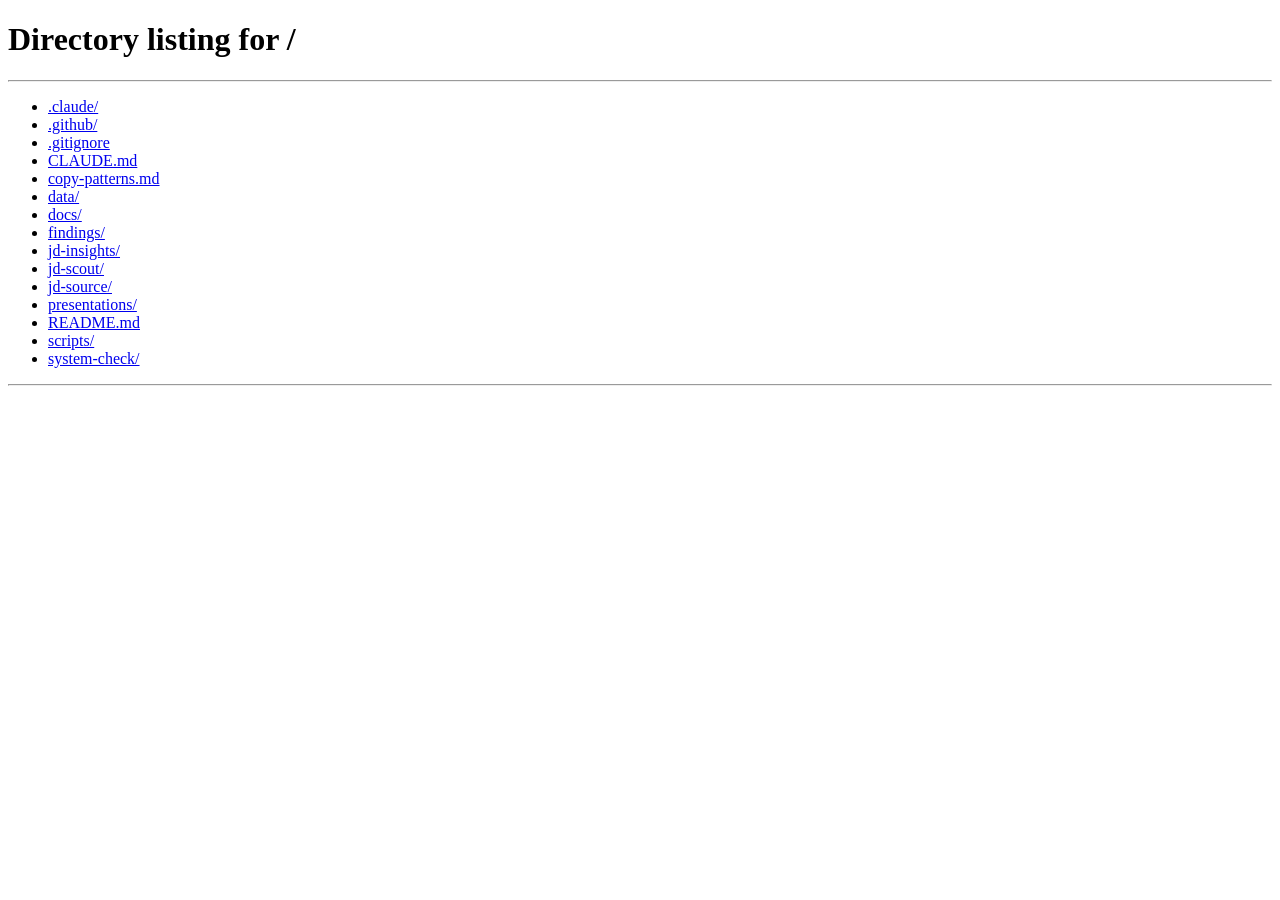
<file: docs/findings/index.html>
<!DOCTYPE html>
<html lang="en">
<head>
  <!-- GENERATED FILE — do not edit by hand.
       Regenerate with: python3 scripts/build-findings.py -->
  <meta charset="UTF-8">
  <title>Findings — Signals</title>
  <link rel="canonical" href="https://signals.bertino.co/">
  <meta http-equiv="refresh" content="0; url=/#findings">
</head>
<body>
  <p>Findings are on the <a href="/#findings">home page</a> now.</p>
</body>
</html>
</file>
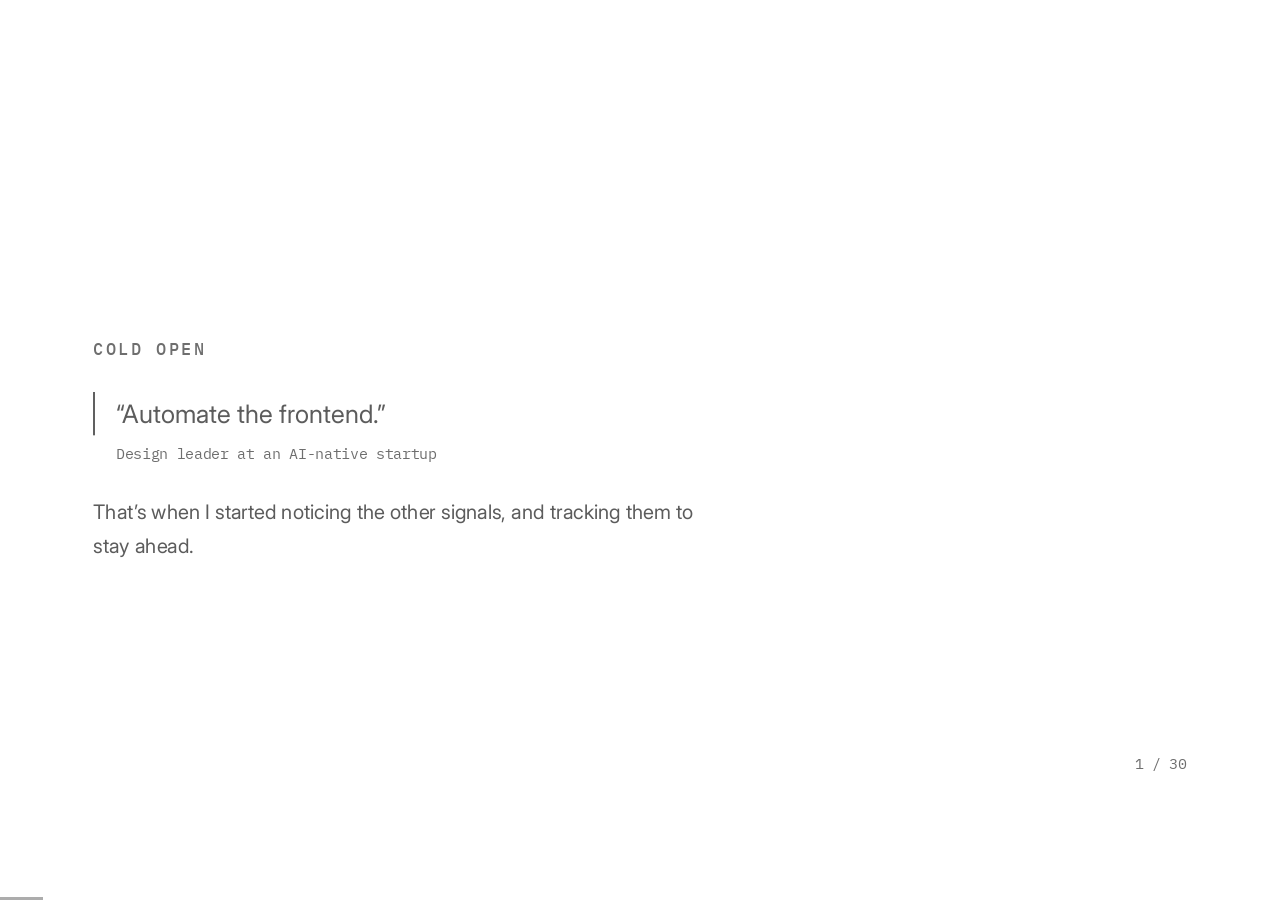
<file: presentations/methodology-talk/methodology-talk.html>
<!DOCTYPE html>
<html lang="en">
<head>
<meta charset="UTF-8">
<meta name="viewport" content="width=device-width, initial-scale=1.0">
<title>What the Dataset Taught Us — Building BCO Signals</title>
<link rel="preconnect" href="https://fonts.googleapis.com">
<link rel="preconnect" href="https://fonts.gstatic.com" crossorigin>
<link href="https://fonts.googleapis.com/css2?family=IBM+Plex+Mono:wght@400;500&family=Inter:wght@400;500;600&display=swap" rel="stylesheet">
<style>
/* ===========================================================
   DESIGN TOKENS — ported from docs/css/styles.css (signals.bertino.co).
   Same HSL channel triplets, same achromatic light/dark pairing, same
   Inter / IBM Plex Mono split (Inter for prose, mono for every piece
   of metadata), same radius and motion scale. Type and spacing are the
   site's values x2, scaled for a 1920x1080 stage. Everything else is
   unchanged from the source file. Red (--destructive) is defined for
   parity and never used: it is reserved for failure states.
   =========================================================== */
:root {
    --font-sans: 'Inter', system-ui, -apple-system, BlinkMacSystemFont, sans-serif;
    --font-mono: 'IBM Plex Mono', ui-monospace, SFMono-Regular, 'SF Mono', Menlo, Consolas, monospace;

    --font-xs:   22px;
    --font-sm:   26px;
    --font-base: 30px;
    --font-md:   34px;
    --font-lg:   38px;
    --font-xl:   56px;
    --font-3xl:  88px;
    --font-numeral: 150px;

    --weight-regular:  400;
    --weight-medium:   500;
    --weight-semibold: 600;

    --leading-tight:   1.1;
    --leading-snug:    1.3;
    --leading-normal:  1.55;
    --leading-relaxed: 1.7;

    --tracking-tight:  -0.022em;
    --tracking-snug:   -0.012em;
    --tracking-label:   0.11em;

    --space-1:  16px;
    --space-2:  32px;
    --space-3:  48px;
    --space-4:  64px;
    --space-6:  96px;

    --radius-sm: 3px;
    --radius:    4px;

    --duration-fast: 140ms;
    --duration-base: 220ms;
    --duration-flip: 420ms;
    --ease-out: cubic-bezier(0.16, 1, 0.3, 1);

    --max-width: 960px;
    --edge: 140px;

    /* Fixed brand tokens: the site's hero stays black in both schemes. */
    --hero-bg: 0 0% 0%;
    --hero-fg: 0 0% 100%;
}
:root {
    color-scheme: light;
    --background:           0 0% 100%;
    --foreground:           0 0% 7.1%;
    --card:                 0 0% 96.9%;
    --muted-foreground:     0 0% 43.1%;
    --secondary-foreground: 0 0% 36.1%;
    --border:               0 0% 85.1%;
    --primary:              0 0% 7.1%;
    --primary-foreground:   0 0% 98%;
}
@media (prefers-color-scheme: dark) {
    :root {
        color-scheme: dark;
        --background:           0 0% 5.1%;
        --foreground:           0 0% 98%;
        --card:                 0 0% 7.8%;
        --muted-foreground:     0 0% 54.9%;
        --secondary-foreground: 0 0% 63.9%;
        --border:               0 0% 14.9%;
        --primary:              0 0% 98%;
        --primary-foreground:   0 0% 5.1%;
    }
}

* { margin: 0; padding: 0; box-sizing: border-box; }

/* ===== FIXED 16:9 STAGE (mandatory base) ===== */
html, body { width: 100%; height: 100%; margin: 0; overflow: hidden; background: hsl(var(--background)); }
.deck-viewport { position: fixed; inset: 0; overflow: hidden; background: hsl(var(--background)); }
.deck-stage { position: absolute; left: 0; top: 0; width: 1920px; height: 1080px; overflow: hidden; transform-origin: 0 0; }
.slide { position: absolute; inset: 0; width: 1920px; height: 1080px; overflow: hidden; display: block; visibility: hidden; opacity: 0; pointer-events: none; }
.slide.active, .slide.visible { visibility: visible; opacity: 1; pointer-events: auto; z-index: 1; }
img, video, canvas, svg { max-width: 100%; max-height: 100%; }
@media print {
    html, body { width: 1920px; height: auto; overflow: visible; background: #fff; }
    .deck-viewport { position: static; overflow: visible; }
    .deck-stage { position: static; width: auto; height: auto; transform: none !important; }
    .slide { position: relative; display: block !important; visibility: visible !important; opacity: 1 !important; pointer-events: auto !important; width: 1920px; height: 1080px; break-after: page; page-break-after: always; }
    .slide:last-child { break-after: auto; page-break-after: auto; }
    .deck-progress, .notes-panel, .edit-hotzone, .edit-toggle { display: none !important; }
}
@media (prefers-reduced-motion: reduce) {
    *, *::before, *::after { animation-duration: 0.01ms !important; transition-duration: 0.2s !important; }
}

/* ===== CANVAS ===== */
.slide { background: hsl(var(--background)); color: hsl(var(--foreground)); font-family: var(--font-sans); }
.slide--hero { background: hsl(var(--hero-bg)); color: hsl(var(--hero-fg)); }

.pagenum {
    position: absolute; right: var(--edge); bottom: 56px;
    font-family: var(--font-mono); font-size: var(--font-xs);
    font-variant-numeric: tabular-nums; color: hsl(var(--muted-foreground));
}
.slide--hero .pagenum { color: hsl(var(--hero-fg) / 0.5); }

.frame {
    position: absolute; top: 0; left: var(--edge); width: var(--max-width); bottom: 0;
    display: flex; flex-direction: column; justify-content: center;
}

/* Reserved negative space for a visual. Invisible by default so the deck is
   clean to share; press V to outline it while placing images. */
.visual-slot {
    position: absolute; top: 190px; bottom: 190px;
    left: calc(var(--edge) + var(--max-width) + 70px); right: var(--edge);
    border: 1.5px dashed transparent; border-radius: var(--radius);
    display: flex; align-items: center; justify-content: center;
}
.visual-slot-label { font-family: var(--font-mono); font-size: var(--font-xs); letter-spacing: var(--tracking-label); text-transform: uppercase; color: transparent; }
body.show-slots .visual-slot { border-color: hsl(var(--border)); }
body.show-slots .visual-slot-label { color: hsl(var(--muted-foreground)); }

/* ===== TEXT ROLES (mapped to existing site components) ===== */
.kicker {
    font-family: var(--font-mono); font-weight: var(--weight-medium); font-size: var(--font-sm);
    text-transform: uppercase; letter-spacing: var(--tracking-label);
    color: hsl(var(--muted-foreground)); margin-bottom: var(--space-3);
}
.slide--hero .kicker { color: hsl(var(--hero-fg) / 0.6); }

.headline {
    font-family: var(--font-sans); font-weight: var(--weight-semibold); font-size: var(--font-3xl);
    line-height: var(--leading-tight); letter-spacing: var(--tracking-tight); text-wrap: balance;
    color: hsl(var(--foreground));
}
.headline.is-md { font-size: var(--font-xl); }
.slide--hero .headline { color: hsl(var(--hero-fg)); }

.body-lede {
    font-family: var(--font-sans); font-size: var(--font-base); line-height: var(--leading-relaxed);
    color: hsl(var(--secondary-foreground)); margin-top: var(--space-3);
}
.body-lede.is-mono { font-family: var(--font-mono); font-size: var(--font-lg); color: hsl(var(--foreground)); }

.aside { margin-top: var(--space-3); padding-left: var(--space-2); border-left: 2px solid hsl(var(--foreground)); }
.aside-label {
    display: block; font-family: var(--font-mono); font-weight: var(--weight-medium); font-size: var(--font-xs);
    text-transform: uppercase; letter-spacing: var(--tracking-label); color: hsl(var(--muted-foreground)); margin-bottom: 12px;
}
.aside-text { font-size: var(--font-sm); line-height: var(--leading-relaxed); color: hsl(var(--secondary-foreground)); }

/* Big numeral — same role as the site's .flip-card-stat: mono, medium weight, secondary-foreground */
.numeral-row { display: flex; align-items: center; gap: var(--space-3); margin-top: var(--space-3); }
.numeral {
    font-family: var(--font-mono); font-weight: var(--weight-medium); font-size: var(--font-numeral);
    line-height: var(--leading-tight); color: hsl(var(--secondary-foreground)); font-variant-numeric: tabular-nums;
}
.numeral-caption { font-size: var(--font-sm); line-height: var(--leading-relaxed); color: hsl(var(--secondary-foreground)); max-width: 640px; }

/* Pull quote — the site's blockquote pattern: left rule, curly marks via pseudo-elements, never italic */
.quote-item + .quote-item { margin-top: var(--space-2); }
blockquote.pull-quote {
    border-left: 2px solid hsl(var(--foreground)); padding-left: var(--space-2);
    font-style: normal; font-weight: var(--weight-regular); font-size: var(--font-lg);
    line-height: var(--leading-relaxed); color: hsl(var(--secondary-foreground));
}
blockquote.pull-quote.is-small { font-size: var(--font-md); line-height: var(--leading-normal); }
blockquote.pull-quote::before { content: '\201C'; }
blockquote.pull-quote::after  { content: '\201D'; }
.pull-attr { margin: 12px 0 0 calc(var(--space-2) + 2px); font-family: var(--font-mono); font-size: var(--font-xs); color: hsl(var(--muted-foreground)); }
.quote-item + .quote-item .pull-attr { margin-top: 10px; }
.headline + .quote-item, .headline + .body-lede { margin-top: var(--space-3); }

/* Contrast pair — same surface as .cluster-card */
.contrast-row { display: flex; gap: var(--space-2); margin-top: var(--space-3); }
.contrast-col { flex: 1; background: hsl(var(--card)); border: 1px solid hsl(var(--border)); border-radius: var(--radius); padding: var(--space-3) var(--space-2); }
.contrast-label { font-family: var(--font-mono); font-weight: var(--weight-medium); font-size: var(--font-xs); text-transform: uppercase; letter-spacing: var(--tracking-label); color: hsl(var(--muted-foreground)); }
.contrast-value { font-weight: var(--weight-semibold); font-size: var(--font-md); line-height: var(--leading-snug); letter-spacing: var(--tracking-snug); color: hsl(var(--foreground)); margin-top: var(--space-1); }
.contrast-note { font-size: var(--font-sm); line-height: var(--leading-normal); color: hsl(var(--secondary-foreground)); margin-top: var(--space-1); }

/* Rows — same hairline-divided list as the site's .title-entry rows:
   mono label, prose description. Used to walk through the README. */
.rows { margin-top: var(--space-2); }
.row { display: grid; grid-template-columns: 330px 1fr; gap: var(--space-2); align-items: baseline; padding: 20px 0; border-bottom: 1px solid hsl(var(--border)); }
.row:first-child { border-top: 1px solid hsl(var(--border)); }
.row-label { font-family: var(--font-mono); font-weight: var(--weight-medium); font-size: var(--font-xs); color: hsl(var(--foreground)); letter-spacing: 0.02em; }
.row-desc { font-size: var(--font-sm); line-height: var(--leading-normal); color: hsl(var(--secondary-foreground)); }
.headline + .rows { margin-top: var(--space-3); }

/* Placeholders stay visibly provisional */
.is-placeholder { color: hsl(var(--muted-foreground)); }

/* Motion — the site's own duration and easing */
.reveal { opacity: 0; transform: translateY(14px); transition: opacity var(--duration-flip) var(--ease-out), transform var(--duration-flip) var(--ease-out); }
.slide.active .reveal { opacity: 1; transform: translateY(0); }
.reveal:nth-child(1) { transition-delay: 0.04s; }
.reveal:nth-child(2) { transition-delay: 0.14s; }
.reveal:nth-child(3) { transition-delay: 0.24s; }
.reveal:nth-child(4) { transition-delay: 0.34s; }
.reveal:nth-child(5) { transition-delay: 0.44s; }

/* ===== Chrome outside the stage ===== */
.deck-progress { position: fixed; left: 0; bottom: 0; height: 3px; background: hsl(var(--foreground) / 0.35); width: 0; transition: width var(--duration-base) var(--ease-out); z-index: 1000; }
.notes-panel {
    position: fixed; left: 0; right: 0; bottom: 0; max-height: 34vh; overflow-y: auto; z-index: 1001;
    background: hsl(var(--card)); border-top: 1px solid hsl(var(--border)); color: hsl(var(--secondary-foreground));
    font-family: var(--font-sans); font-size: 15px; line-height: 1.55; padding: 18px 28px; display: none;
}
.notes-panel.open { display: block; }
.notes-panel b { font-family: var(--font-mono); font-weight: 500; font-size: 12px; letter-spacing: .11em; text-transform: uppercase; color: hsl(var(--muted-foreground)); display: block; margin-bottom: 6px; }

/* Inline editing — reuses the site's primary / primary-foreground inversion pair */
.edit-hotzone { position: fixed; top: 0; left: 0; width: 80px; height: 80px; z-index: 10000; cursor: pointer; }
.edit-toggle { position: fixed; top: 18px; left: 18px; z-index: 10001; width: 40px; height: 40px; border: none; border-radius: var(--radius); background: hsl(var(--primary)); color: hsl(var(--primary-foreground)); font-size: 18px; cursor: pointer; opacity: 0; pointer-events: none; transition: opacity var(--duration-base) ease; }
.edit-toggle.show, .edit-toggle.active { opacity: 1; pointer-events: auto; }
[contenteditable="true"] { outline: 1px dashed hsl(var(--border)); }
</style>
</head>
<body>
<div class="deck-viewport">
<main class="deck-stage" id="deckStage">

<section class="slide" data-index="0"><div class="frame"><div class="kicker reveal">Cold open</div><div class="quote-item reveal"><blockquote class="pull-quote">Automate the frontend.</blockquote><div class="pull-attr">Design leader at an AI-native startup</div></div><p class="body-lede reveal">That’s when I started noticing the other signals, and tracking them to stay ahead.</p></div><div class="visual-slot"><span class="visual-slot-label">+ Visual</span></div><span class="pagenum"></span><div class="notes" hidden>From your account of the conversation. Confirm that “automate the frontend” is the phrase as it was said, since the quote marks claim it was verbatim. The company is deliberately not named.</div></section>

<section class="slide" data-index="1"><div class="frame"><div class="kicker reveal">The idea</div><h1 class="headline reveal">Track the postings that signal change.</h1><div class="contrast-row reveal">
<div class="contrast-col"><span class="contrast-label">What I track</span><p class="contrast-value">Interesting, ambitious, forward-leaning postings.</p><p class="contrast-note">Mostly senior-level individual contributor roles.</p></div>
<div class="contrast-col"><span class="contrast-label">What I look for</span><p class="contrast-value">Where the description is signaling change.</p><p class="contrast-note">Not the median content design job.</p></div>
</div></div><div class="visual-slot"><span class="visual-slot-label">+ Visual</span></div><span class="pagenum"></span><div class="notes" hidden>Paraphrased from the README pitch: “I’ve started to track interesting, ambitious, or forward leaning job postings. These are mostly senior-level IC roles where the description is signaling change.” That filter is the whole idea, and also the main limit: this shows what ambitious employers ask for.</div></section>

<section class="slide" data-index="2"><div class="frame"><div class="kicker reveal">The ground rules</div><h1 class="headline reveal">Every finding keeps two things apart.</h1><div class="contrast-row reveal">
<div class="contrast-col"><span class="contrast-label">What the data shows</span><p class="contrast-value">You can defend it by linking to a posting.</p></div>
<div class="contrast-col"><span class="contrast-label">What I think it means</span><p class="contrast-value">A byline opinion, labeled as one.</p></div>
</div><p class="body-lede reveal">And a finding is never evidence for a cluster or signal assignment. Assignments come from posting text alone.</p></div><div class="visual-slot"><span class="visual-slot-label">+ Visual</span></div><span class="pagenum"></span><div class="notes" hidden>This is the rule that makes everything after it checkable. Source: findings.md preamble. Point back at it every time a slide is labeled “My take.”</div></section>

<section class="slide slide--hero" data-index="3"><div class="frame"><div class="kicker reveal">Section 02</div><h1 class="headline reveal">How it’s set up</h1></div><span class="pagenum"></span><div class="notes" hidden></div></section>

<section class="slide" data-index="4"><div class="frame"><div class="kicker reveal">Setup · Structure</div><h1 class="headline is-md reveal">Four folders and a rulebook.</h1><div class="rows reveal">
<div class="row"><span class="row-label">docs/data/jobs.json</span><span class="row-desc">The dataset. One structured entry per role.</span></div>
<div class="row"><span class="row-label">jd-source/</span><span class="row-desc">The posting text, word for word. One file each.</span></div>
<div class="row"><span class="row-label">jd-insights/</span><span class="row-desc">Stats, quotes, patterns, findings.</span></div>
<div class="row"><span class="row-label">jd-scout/</span><span class="row-desc">The weekly search for new postings.</span></div>
<div class="row"><span class="row-label">CLAUDE.md</span><span class="row-desc">The rulebook: criteria and audit steps.</span></div>
</div></div><div class="visual-slot"><span class="visual-slot-label">+ Visual</span></div><span class="pagenum"></span><div class="notes" hidden>This is the README’s structure section. The dataset also publishes as the site at signals.bertino.co. CLAUDE.md is the file both Claude and I work from.</div></section>

<section class="slide" data-index="5"><div class="frame"><div class="kicker reveal">Setup · Data schema</div><h1 class="headline is-md reveal">What one entry holds.</h1><div class="rows reveal">
<div class="row"><span class="row-label">title</span><span class="row-desc">Verbatim, as the posting words it.</span></div>
<div class="row"><span class="row-label">clusters</span><span class="row-desc">Responsibility areas, from the posting’s stated text.</span></div>
<div class="row"><span class="row-label">signals</span><span class="row-desc">Skills and observable patterns.</span></div>
<div class="row"><span class="row-label">compRange</span><span class="row-desc">Min, max, currency, and what the range covers.</span></div>
<div class="row"><span class="row-label">quote</span><span class="row-desc">One verbatim line that anchors the assignments.</span></div>
</div></div><div class="visual-slot"><span class="visual-slot-label">+ Visual</span></div><span class="pagenum"></span><div class="notes" hidden>Example entry to show on screen if you want one: CoLab, Content Systems Architect. clusters: content-systems-design, ai-tooling, enablement. signals: ai-native-expectation, content-marketing-adjacent. Other fields: company, domain, location, remote, sourceUrl, dateAdded, note. Two optional fields, quoteTranslatedFrom and titleTranslatedFrom, exist for non-English postings and render as a visible caption so a translation is never mistaken for verbatim text.</div></section>

<section class="slide" data-index="6"><div class="frame"><div class="kicker reveal">Setup · The taxonomy</div><h1 class="headline is-md reveal">Assigned only when the posting says so.</h1><div class="numeral-row reveal"><div class="numeral">8 · 16</div><p class="numeral-caption">clusters and signals. A responsibility the posting doesn’t state doesn’t get the tag, however likely it seems.</p></div></div><div class="visual-slot"><span class="visual-slot-label">+ Visual</span></div><span class="pagenum"></span><div class="notes" hidden>8 clusters (responsibility areas) and 16 signals (skills and patterns). A new key needs evidence across multiple postings; a single instance is noted but doesn’t get one. That rule is in CLAUDE.md, Step 4 of the audit.</div></section>

<section class="slide" data-index="7"><div class="frame"><div class="kicker reveal">Setup · The archive</div><h1 class="headline is-md reveal">Every posting is kept, word for word.</h1><div class="numeral-row reveal"><div class="numeral">131</div><p class="numeral-caption">archived postings: 78 in the dataset, 53 excluded with the reason written down.</p></div><div class="aside reveal"><span class="aside-label">Why</span><p class="aside-text">Nothing is cleaned up, and page chrome stays in. The archive is what every audit and recount reads from, so it has to be unedited.</p></div></div><div class="visual-slot"><span class="visual-slot-label">+ Visual</span></div><span class="pagenum"></span><div class="notes" hidden>One markdown file per posting in jd-source/, front matter plus the raw text. An excluded file records why, so the same posting isn’t re-audited from scratch or quietly added later.</div></section>

<section class="slide" data-index="8"><div class="frame"><div class="kicker reveal">Setup · Automation, finding</div><h1 class="headline is-md reveal">A weekly search finds candidates. A person decides.</h1><div class="rows reveal">
<div class="row"><span class="row-label">1  Discover</span><span class="row-desc">Searches for company boards not yet on the list.</span></div>
<div class="row"><span class="row-label">2  Poll</span><span class="row-desc">Reads Greenhouse, Lever, and Ashby job feeds.</span></div>
<div class="row"><span class="row-label">3  Filter</span><span class="row-desc">Drops anything already archived or already seen.</span></div>
<div class="row"><span class="row-label">4  Triage</span><span class="row-desc">A page where each posting is Audit, Later, or Skip.</span></div>
</div><div class="aside reveal"><span class="aside-label">Every Sunday</span><p class="aside-text">An unattended Claude Code session runs it. It never audits, writes data, or commits.</p></div></div><div class="visual-slot"><span class="visual-slot-label">+ Visual</span></div><span class="pagenum"></span><div class="notes" hidden>JD Scout, in jd-scout/. A scheduled Routine starts a fresh session that follows ROUTINE.md. Matching is keyword-based (title terms, plus body phrases for noisier matches). Postings from boards that never reach LinkedIn are the point.</div></section>

<section class="slide" data-index="9"><div class="frame"><div class="kicker reveal">Setup · Automation, audit</div><h1 class="headline is-md reveal">One posting, one confirmation.</h1><div class="rows reveal">
<div class="row"><span class="row-label">Eligibility</span><span class="row-desc">Required criteria, then a signal test.</span></div>
<div class="row"><span class="row-label">Audit</span><span class="row-desc">Clusters and signals from the text alone.</span></div>
<div class="row"><span class="row-label">Report</span><span class="row-desc">What was assigned and why. New keys flagged, not created.</span></div>
<div class="row"><span class="row-label">Confirm</span><span class="row-desc">I approve, or the posting is archived as excluded.</span></div>
<div class="row"><span class="row-label">Write</span><span class="row-desc">Entry, archive, and stats updated in one pass.</span></div>
</div><div class="aside reveal"><span class="aside-label">/add-jd</span><p class="aside-text">A slash command. Subagents do the reading, so the main conversation only carries the decisions that need me.</p></div></div><div class="visual-slot"><span class="visual-slot-label">+ Visual</span></div><span class="pagenum"></span><div class="notes" hidden>This is the audit process in CLAUDE.md, run through the /add-jd command. Depth is a judgment call per posting: shallow for a clean match to an existing pattern, deep for anything borderline or new.</div></section>

<section class="slide" data-index="10"><div class="frame"><div class="kicker reveal">Setup · The loops</div><h1 class="headline is-md reveal">Checks that close the loop.</h1><div class="rows reveal">
<div class="row"><span class="row-label">test_scout.py</span><span class="row-desc">Every entry must pass the scout’s filter. If one wouldn’t have been found, the keywords get widened.</span></div>
<div class="row"><span class="row-label">refresh.py</span><span class="row-desc">Regenerates stats and quotes from the data. Never edited by hand.</span></div>
<div class="row"><span class="row-label">check-jobs-json.py</span><span class="row-desc">Runs in CI: unknown keys, duplicate ids, drifting counts.</span></div>
<div class="row"><span class="row-label">asset version check</span><span class="row-desc">Fails if a changed script or stylesheet ships without a version bump.</span></div>
</div></div><div class="visual-slot"><span class="visual-slot-label">+ Visual</span></div><span class="pagenum"></span><div class="notes" hidden>The first one is the real feedback loop: what the dataset includes tunes what the scout looks for. The asset check exists because a missed cache bump shipped a stale site twice.</div></section>

<section class="slide slide--hero" data-index="11"><div class="frame"><div class="kicker reveal">Section 03</div><h1 class="headline reveal">What it found</h1></div><span class="pagenum"></span><div class="notes" hidden></div></section>

<section class="slide" data-index="12"><div class="frame"><div class="kicker reveal">Finding</div><h1 class="headline is-md reveal">The work moved from producing content to producing systems.</h1><div class="numeral-row reveal"><div class="numeral">72</div><p class="numeral-caption">of 78 postings (92%), as of Oct 2026. A direct cluster count.</p></div><div class="quote-item reveal"><blockquote class="pull-quote is-small">Not by writing content yourself, but by building AI-powered systems.</blockquote><div class="pull-attr">CoLab, from the dataset</div></div></div><div class="visual-slot"><span class="visual-slot-label">+ Visual</span></div><span class="pagenum"></span><div class="notes" hidden>MY TAKE: the unit of work shifted from the artifact to the mechanism that produces artifacts. Ally: “focused less on creating content and more on making content work.”</div></section>

<section class="slide" data-index="13"><div class="frame"><div class="kicker reveal">Finding</div><h1 class="headline is-md reveal">Content standards are being pulled into central functions.</h1><div class="numeral-row reveal"><div class="numeral">19</div><p class="numeral-caption">of 78 postings (24%), as of Oct 2026, on a close read. The raw tag count is 22.</p></div><div class="quote-item reveal"><blockquote class="pull-quote is-small">…serve as Netflix’s centralized authority for scaling language standards.</blockquote><div class="pull-attr">Netflix, from the posting</div></div></div><div class="visual-slot"><span class="visual-slot-label">+ Visual</span></div><span class="pagenum"></span><div class="notes" hidden>MY TAKE: content design is being reconstituted as infrastructure, a small central group owning primitives and product teams consuming them. Not the only model: Wealthsimple is hiring for “You’ll be embedded on product teams.” A fork, not a replacement. GDS and Vinted carry the tag but don’t hold on a close read. This number moved from 8 of 29 to 19 of 78 as the corpus grew, which is why every count carries a date. Also verify Robinhood (tagged, not supported by source text). Ally: “sits above channels and formats” is from the posting text, not the stored quote.</div></section>

<section class="slide" data-index="14"><div class="frame"><div class="kicker reveal">Finding</div><h1 class="headline is-md reveal">AI fluency is a baseline, not a differentiator.</h1><div class="numeral-row reveal"><div class="numeral">52</div><p class="numeral-caption">of 78 postings (67%), as of Oct 2026, expect the candidate to already work with AI tools.</p></div><div class="quote-item reveal"><blockquote class="pull-quote is-small">Claude Code, Gemini, or Figma AI</blockquote><div class="pull-attr">HelloFresh, naming the tools</div></div></div><div class="visual-slot"><span class="visual-slot-label">+ Visual</span></div><span class="pagenum"></span><div class="notes" hidden>MY TAKE: whether a role touches AI does not track whether the employer builds AI. What predicts the job is whether the content function has a systems mandate. Wealthsimple asks for “shipping your own code changes.” HelloFresh fragment verified against the source.</div></section>

<section class="slide" data-index="15"><div class="frame"><div class="kicker reveal">Finding, in full</div><h1 class="headline is-md reveal">Judgment and taste are what’s asked for once AI does the drafting.</h1><div class="numeral-row reveal"><div class="numeral">10</div><p class="numeral-caption">included postings across five domains: SaaS, Agency, Big Tech, Finance, Retail.</p></div><p class="body-lede reveal">Each pairs judgment or taste directly against AI-generated output. Not a soft-skill throwaway.</p></div><div class="visual-slot"><span class="visual-slot-label">+ Visual</span></div><span class="pagenum"></span><div class="notes" hidden>What the data shows, part 1. CoLab, Docebo, Fin, Soda, Glean (SaaS); Intercept (Agency); Meta (Big Tech); Sanna, Ethos (Finance); Gap (Retail, the first in that domain). SaaS has five of the ten and Finance two. Glean and Ethos were added on a recount against the source texts in Oct 2026; findings.md still says eight. Ethos is the softer fit. A second Meta posting (AI Content Strategy Lead) is borderline and not counted.</div></section>

<section class="slide" data-index="16"><div class="frame"><div class="kicker reveal">What the data shows</div><h1 class="headline is-md reveal">Two of the ten, in their own words.</h1><div class="quote-item reveal"><blockquote class="pull-quote is-small">you’ll act as Editor in Chief: orchestrating AI agents and applying editorial judgment across outputs.</blockquote><div class="pull-attr">CoLab</div></div>
<div class="quote-item reveal"><blockquote class="pull-quote is-small">Taste is the bar. Anti-slop is the whole point. An engine that ships slop faster has negative value, and most of them do.</blockquote><div class="pull-attr">Soda</div></div></div><div class="visual-slot"><span class="visual-slot-label">+ Visual</span></div><span class="pagenum"></span><div class="notes" hidden>Others in the count: Intercept (“Strong editorial judgment and comfort challenging weak AI-generated outputs”), Sanna (“We value judgment, taste, and learning ability over years of experience or specific tools”), Docebo, Fin, Meta. Soda’s line is now the full source sentence.</div></section>

<section class="slide" data-index="17"><div class="frame"><div class="kicker reveal">What the data shows</div><h1 class="headline is-md reveal">And the first one in retail.</h1><div class="quote-item reveal"><blockquote class="pull-quote">AI will write plausible copy at volume all day, which makes judgment about what is worth saying the scarce skill rather than the throughput.</blockquote><div class="pull-attr">Gap Inc.</div></div><div class="aside reveal"><span class="aside-label">Checked and left out</span><p class="aside-text">Wealthsimple’s one “judgment” hit is about AI screening job applicants, not the role’s own work.</p></div></div><div class="visual-slot"><span class="visual-slot-label">+ Visual</span></div><span class="pagenum"></span><div class="notes" hidden>A ninth instance sits in an excluded record (DeepMind: “high taste, creativity… high judgement in order to define what good quality looks like”), existence evidence only. Gap is the first instance in the Retail domain.</div></section>

<section class="slide" data-index="18"><div class="frame"><div class="kicker reveal">My take</div><h1 class="headline reveal">What’s left for the human once fluency is assumed.</h1><p class="body-lede reveal">This is a sharper version of the AI-fluency finding. That one says AI use is the baseline. This one says the postings draw a line between what the tool produces and what a person is still accountable for deciding is good.</p><div class="aside reveal"><span class="aside-label">Caveat</span><p class="aside-text">Five domains with no repeated employer is real spread, though SaaS accounts for five of the ten. This counts postings that use certain words. It doesn’t measure how much judgment the work needs.</p></div></div><div class="visual-slot"><span class="visual-slot-label">+ Visual</span></div><span class="pagenum"></span><div class="notes" hidden>Label this slide as opinion, per the ground rules.</div></section>

<section class="slide" data-index="19"><div class="frame"><div class="kicker reveal">Finding, in full</div><h1 class="headline is-md reveal">Evaluation infrastructure is generative work, built as software.</h1><div class="numeral-row reveal"><div class="numeral">6</div><p class="numeral-caption">postings across five domains: Media, Big Tech, SaaS, Agency, E-commerce.</p></div><p class="body-lede reveal">Generative content work authors a generator’s constraints and the criteria for judging what it emits. An eval harness is that criteria, operationalized as software rather than a hand-run rubric.</p></div><div class="visual-slot"><span class="visual-slot-label">+ Visual</span></div><span class="pagenum"></span><div class="notes" hidden>What the data shows, part 1. Count verified against the source texts as of Oct 2026: Spotify, Anthropic, Soda, Glean, Etsy (“set the eval framework that determines if the output meets the quality bar”), and Huge (“Develop golden queries and responses to benchmark quality and ensure safe, consistent outputs”). findings.md still says four companies in three domains; the live signal and the source texts say six in five.</div></section>

<section class="slide" data-index="20"><div class="frame"><div class="kicker reveal">What the data shows</div><h1 class="headline is-md reveal">The work, in the postings’ words.</h1><div class="quote-item reveal"><blockquote class="pull-quote is-small">Build evaluation frameworks to measure and improve conversation quality, accuracy, task completion, and user impact.</blockquote><div class="pull-attr">Spotify</div></div>
<div class="quote-item reveal"><blockquote class="pull-quote is-small">Serious prompt engineering: multi-step LLM pipelines with structured outputs and evals, not chatting with a model.</blockquote><div class="pull-attr">Soda</div></div></div><div class="visual-slot"><span class="visual-slot-label">+ Visual</span></div><span class="pagenum"></span><div class="notes" hidden>Anthropic, verbatim from the posting: “Write and revise the prompts behind Claude’s tools, features, and behaviors on a product surface” and “Build the graders that prove a prompt fix and rerun on the next model.”</div></section>

<section class="slide" data-index="21"><div class="frame"><div class="kicker reveal">What the data shows</div><h1 class="headline is-md reveal">And what excluded the near-misses.</h1><div class="quote-item reveal"><blockquote class="pull-quote">Create evaluations and guardrails for AI-generated and AI-maintained documentation, investigate failures, and improve the context, tools, prompts, and systems that shape output quality.</blockquote><div class="pull-attr">Glean</div></div><div class="aside reveal"><span class="aside-label">Audit work</span><p class="aside-text">Notion and Microsoft do real eval work and stay excluded: no design org, no content or design title, a clean literal-text check. Anthropic clears all three bars.</p></div></div><div class="visual-slot"><span class="visual-slot-label">+ Visual</span></div><span class="pagenum"></span><div class="notes" hidden>Not a loosening of eligibility: the audit rules kept those two out for reasons independent of this pattern.</div></section>

<section class="slide" data-index="22"><div class="frame"><div class="kicker reveal">My take</div><h1 class="headline reveal">Hiring filters built on writing craft will undercount this.</h1><p class="body-lede reveal">The most technical generative-side postings gate on engineering skill, not a writing portfolio, because validating language at scale is an engineering problem even when the thing validated is language.</p><div class="aside reveal"><span class="aside-label">Caveat</span><p class="aside-text">Expect this signal to stay thin for a while. It names a real pattern, not yet a common one.</p></div></div><div class="visual-slot"><span class="visual-slot-label">+ Visual</span></div><span class="pagenum"></span><div class="notes" hidden>This finding is the dataset’s blind side showing up concretely: the deterministic side is easier to catch than the generative side.</div></section>

<section class="slide" data-index="23"><div class="frame"><div class="kicker reveal">Finding</div><h1 class="headline reveal">Titles are failing in both directions at once.</h1><div class="contrast-row reveal">
<div class="contrast-col"><span class="contrast-label">Claims more than the job</span><p class="contrast-value">Insurify, Intercept</p><p class="contrast-note">“Editor, AI Content Systems.” “Content Engineer.”</p></div>
<div class="contrast-col"><span class="contrast-label">Claims less than the job</span><p class="contrast-value">Wellhub, Figma, Splunk</p><p class="contrast-note">“UX Writer, AI.” “Content Designer.”</p></div>
</div></div><div class="visual-slot"><span class="visual-slot-label">+ Visual</span></div><span class="pagenum"></span><div class="notes" hidden>title-dilution has two holders; title-responsibility-gap has three. Six employers have now appended a disclaimer to their own title.</div></section>

<section class="slide" data-index="24"><div class="frame"><div class="kicker reveal">The posting disclaims its own title</div><h1 class="headline is-md reveal">Employers compensate in the paragraph under the title.</h1><div class="quote-item reveal"><blockquote class="pull-quote">While the title of this role is “UX Writer,” you might think of yourself as a content engineer as much as a writer.</blockquote><div class="pull-attr">Figma, from the dataset</div></div><div class="aside reveal"><span class="aside-label">An excluded case</span><p class="aside-text">TikTok’s “Content Design Manager, AI” has AI in the title and nowhere else in the posting. Existence evidence only.</p></div></div><div class="visual-slot"><span class="visual-slot-label">+ Visual</span></div><span class="pagenum"></span><div class="notes" hidden>MY TAKE: titles have stopped reliably carrying scope, and employers compensate in the two places that show up in a posting: the number, and the paragraph under the title.</div></section>

<section class="slide" data-index="25"><div class="frame"><div class="kicker reveal">Finding</div><h1 class="headline reveal">Nobody agrees what this work is worth.</h1><p class="body-lede reveal">Stated ranges run from $62,120 to $710,000. 51 of 78 postings state one, as of Oct 2026.</p><div class="aside reveal"><span class="aside-label">My take</span><p class="aside-text">An order of magnitude between roles with adjacent titles is not a seniority gap. It’s an absence of consensus about what the discipline is.</p></div></div><div class="visual-slot"><span class="visual-slot-label">+ Visual</span></div><span class="pagenum"></span><div class="notes" hidden>Insurify ($65,000 USD) and Netflix ($710,000) were the original endpoints and both carried “Systems” in the title. Don’t put comp on a slide as a comparison across currencies.</div></section>

<section class="slide" data-index="26"><div class="frame"><div class="kicker reveal">Finding</div><h1 class="headline is-md reveal">Content roles are appearing outside design orgs.</h1><div class="numeral-row reveal"><div class="numeral">57</div><p class="numeral-caption">of 78 postings state where the role sits, as of Oct 2026, and placements don’t cluster in design.</p></div><p class="body-lede reveal">HelloFresh: Software Engineering. Ally: Marketing. Notion: Customer Experience. Trustly: Tech.</p></div><div class="visual-slot"><span class="visual-slot-label">+ Visual</span></div><span class="pagenum"></span><div class="notes" hidden>MY TAKE: the discipline is being claimed by several functions at once and none has won. The conversation about content design’s future assumes it stays in design. The postings don’t. Five more postings record that they don’t state a placement; 16 are null.</div></section>

<section class="slide" data-index="27"><div class="frame"><div class="kicker reveal">Still forming</div><h1 class="headline reveal">Two kinds of work are getting their own titles.</h1><div class="contrast-row reveal">
<div class="contrast-col"><span class="contrast-label">Taxonomy</span><p class="contrast-value">Meta, Vinted</p><p class="contrast-note">“Taxonomist, Content Design.” “Taxonomist, Supply.”</p></div>
<div class="contrast-col"><span class="contrast-label">AI content strategy</span><p class="contrast-value">Meta, Alibaba, Huge</p><p class="contrast-note">“AI Content Strategy Lead.” “Director, AI Content Strategy.”</p></div>
</div><div class="aside reveal"><span class="aside-label">My take</span><p class="aside-text">Early and thin: two postings, and three. As the work matures it may claim its own title instead of staying a line item.</p></div></div><div class="visual-slot"><span class="visual-slot-label">+ Visual</span></div><span class="pagenum"></span><div class="notes" hidden>Both findings say they are thin. Taxonomy: the cluster is on 28 entries now, but only Meta and Vinted make it the whole title, and Vinted’s posting never invokes content design (placement is Product Management), so it survives on what the work classifies. Trigger to revisit: a third taxonomy title with no content-design framing. AI content strategy: Meta and Alibaba share a domain; Huge adds Agency and the first Director level. Trigger: a fourth outside Big Tech and Agency.</div></section>

<section class="slide" data-index="28"><div class="frame"><div class="kicker reveal">What this can’t tell you</div><h1 class="headline is-md reveal">Five limits, stated plainly.</h1><div class="rows reveal">
<div class="row"><span class="row-label">Not a market sample</span><span class="row-desc">Admitted only if they pass a signal test. It says nothing about the median job.</span></div>
<div class="row"><span class="row-label">No pivots</span><span class="row-desc">Role change inside an existing team produces no posting.</span></div>
<div class="row"><span class="row-label">Existence, not rate</span><span class="row-desc">An excluded record proves a pattern exists, not how often.</span></div>
<div class="row"><span class="row-label">Counts are a floor</span><span class="row-desc">A tag created later isn’t applied to older entries unless someone goes back.</span></div>
<div class="row"><span class="row-label">A blind side</span><span class="row-desc">The generative side is harder to catch than the deterministic side.</span></div>
</div></div><div class="visual-slot"><span class="visual-slot-label">+ Visual</span></div><span class="pagenum"></span><div class="notes" hidden>The first four rows follow findings.md’s “What this data cannot support” section (verified against the current file). The last is not from that section: it echoes CLAUDE.md’s Terminology note that the corpus contains almost no postings that ask for the generative side by name. The “floor” row is that section’s own point: frequency counts are a floor, not a measurement. Worth saying aloud, given how many counts are in this deck.</div></section>

<section class="slide" data-index="29"><div class="frame"><div class="kicker reveal">Explore it</div><h1 class="headline reveal">Read the postings yourself.</h1><p class="body-lede is-mono reveal">signals.bertino.co</p><div class="aside reveal"><span class="aside-label">What’s there</span><p class="aside-text">Every entry, cluster, and signal is browsable on the site. No GitHub account needed.</p></div></div><div class="visual-slot"><span class="visual-slot-label">+ Visual</span></div><span class="pagenum"></span><div class="notes" hidden>Confirm the closing claim and URL before presenting. Counts are as of Oct 2026 (78 postings); every number in this deck was recomputed that day, which is also why the site’s public Findings tab carries no counts.</div></section>

</main>
</div>
<div class="deck-progress" id="deckProgress"></div>
<div class="notes-panel" id="notesPanel"></div>
<div class="edit-hotzone" id="editHotzone"></div>
<button class="edit-toggle" id="editToggle" title="Edit mode (E)">&#9998;</button>

<script>
/* Keys: arrows / space / page keys navigate. N toggles speaker notes. V outlines the
   reserved visual space. E toggles text editing (saved to this browser only). */
class SlidePresentation {
    constructor() {
        this.slides = Array.from(document.querySelectorAll('.slide'));
        this.stage = document.getElementById('deckStage');
        this.progress = document.getElementById('deckProgress');
        this.notesPanel = document.getElementById('notesPanel');
        this.current = 0;
        const total = this.slides.length;
        this.slides.forEach((s, i) => { s.querySelector('.pagenum').textContent = (i + 1) + ' / ' + total; });
        this.scale();
        window.addEventListener('resize', () => this.scale());
        document.addEventListener('keydown', (e) => this.onKey(e));
        let x0 = 0;
        document.addEventListener('touchstart', (e) => { x0 = e.touches[0].clientX; });
        document.addEventListener('touchend', (e) => { const dx = e.changedTouches[0].clientX - x0; if (Math.abs(dx) > 60) this.show(this.current + (dx < 0 ? 1 : -1)); });
        const h = parseInt(location.hash.slice(1), 10);
        this.show(Number.isFinite(h) ? h - 1 : 0);
    }
    scale() {
        const f = Math.min(innerWidth / 1920, innerHeight / 1080);
        this.stage.style.transform = `translate(${(innerWidth - 1920 * f) / 2}px, ${(innerHeight - 1080 * f) / 2}px) scale(${f})`;
    }
    onKey(e) {
        if (e.target.getAttribute && e.target.getAttribute('contenteditable') === 'true') return;
        if (['ArrowRight', ' ', 'PageDown'].includes(e.key)) { e.preventDefault(); this.show(this.current + 1); }
        else if (['ArrowLeft', 'PageUp'].includes(e.key)) { e.preventDefault(); this.show(this.current - 1); }
        else if (e.key === 'Home') this.show(0);
        else if (e.key === 'End') this.show(this.slides.length - 1);
        else if (e.key === 'n' || e.key === 'N') { this.notesPanel.classList.toggle('open'); this.renderNotes(); }
        else if (e.key === 'v' || e.key === 'V') document.body.classList.toggle('show-slots');
    }
    renderNotes() {
        const n = this.slides[this.current].querySelector('.notes');
        const t = n ? n.textContent.trim() : '';
        this.notesPanel.innerHTML = '<b>Speaker notes · slide ' + (this.current + 1) + '</b>' + (t ? t.replace(/</g, '&lt;') : '(none)');
    }
    show(i) {
        this.current = Math.max(0, Math.min(i, this.slides.length - 1));
        this.slides.forEach((s, k) => { s.classList.toggle('active', k === this.current); s.classList.toggle('visible', k === this.current); });
        this.progress.style.width = (100 * (this.current + 1) / this.slides.length) + '%';
        history.replaceState(null, '', '#' + (this.current + 1));
        if (this.notesPanel.classList.contains('open')) this.renderNotes();
    }
}

const editor = {
    isActive: false,
    sel: '.headline, .body-lede, .aside-text, .aside-label, .pull-quote, .pull-attr, .kicker, .numeral, .numeral-caption, .contrast-value, .contrast-note, .contrast-label',
    toggle() {
        this.isActive = !this.isActive;
        document.getElementById('editToggle').classList.toggle('active', this.isActive);
        document.querySelectorAll(this.sel).forEach((el) => el.setAttribute('contenteditable', this.isActive ? 'true' : 'false'));
    }
};
const hz = document.getElementById('editHotzone'), tg = document.getElementById('editToggle');
let hide = null;
hz.addEventListener('mouseenter', () => { clearTimeout(hide); tg.classList.add('show'); });
hz.addEventListener('mouseleave', () => { hide = setTimeout(() => { if (!editor.isActive) tg.classList.remove('show'); }, 400); });
tg.addEventListener('mouseenter', () => clearTimeout(hide));
tg.addEventListener('mouseleave', () => { hide = setTimeout(() => { if (!editor.isActive) tg.classList.remove('show'); }, 400); });
tg.addEventListener('click', () => editor.toggle());
hz.addEventListener('click', () => editor.toggle());
document.addEventListener('keydown', (e) => { if ((e.key === 'e' || e.key === 'E') && !(e.target.getAttribute && e.target.getAttribute('contenteditable') === 'true')) editor.toggle(); });

window.deck = new SlidePresentation();
</script>
</body>
</html>
</file>
